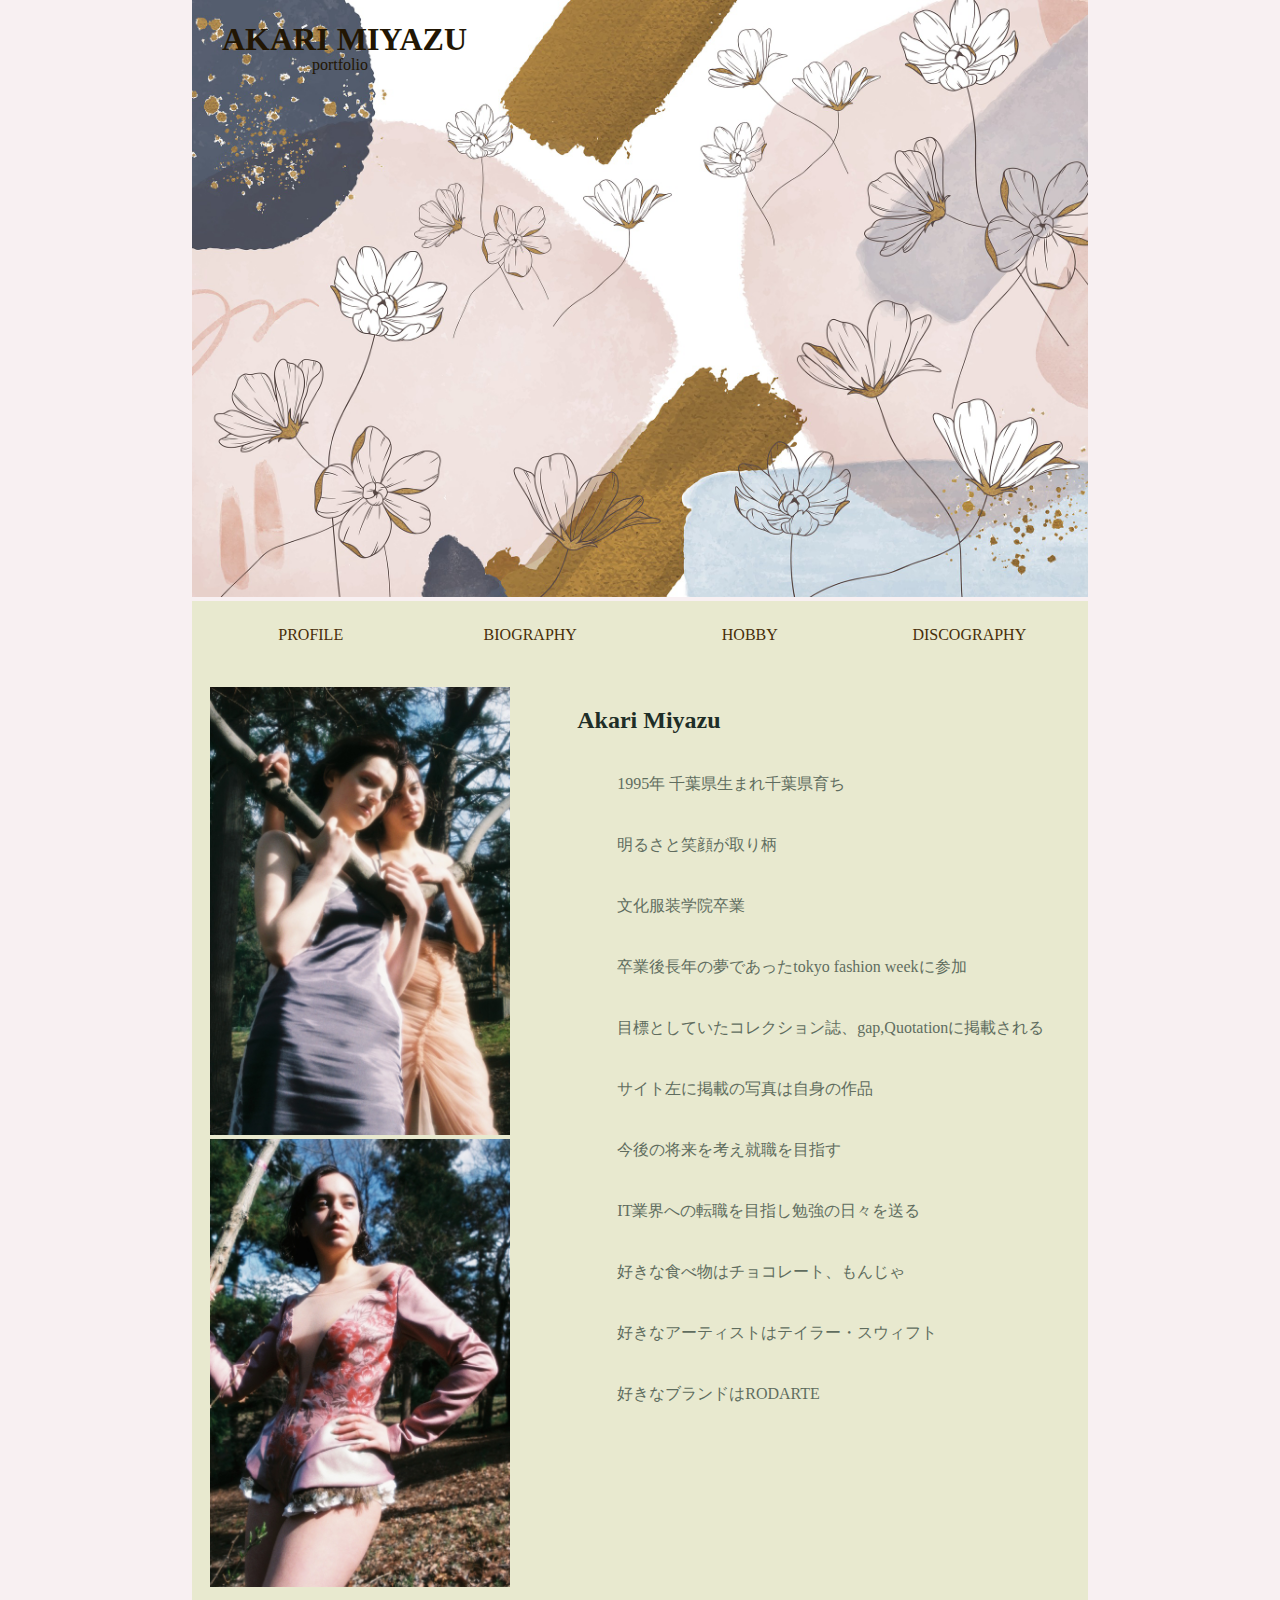
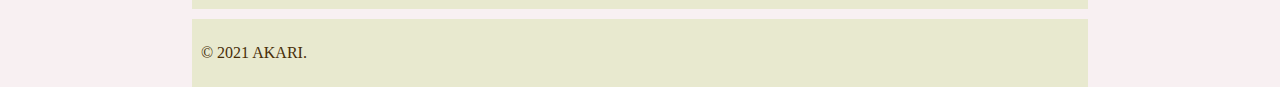
<file: self-introduction/index.html>
<!DOCTYPE html>
<html lang="ja">
    <head>
        <meta charset="utf-8">
        <title>AKARI portfolio</title>
        <link rel="stylesheet" type="text/css" href="self-introduction.css">
        <meta name=”viewport” content=”width=device-width,initial-scale=1.0″>

    </head>

    <body>
        <header>
            <div class="flower">
                <img src="headimages/flower-6206819_1920.jpg">
                <h1>AKARI MIYAZU</h1>
                <p>portfolio</p>

            </div>

            <nav>
                <ul>
                    <li><a href="file:///Users/akarimiyazu/itce_academy/self-introduction/index.html">Profile</a></li>
                    <li><a href="file:///Users/akarimiyazu/itce_academy/self-introduction/biography.html">Biography</a></li>
                    <li><a href="file:///Users/akarimiyazu/itce_academy/self-introduction/hobby.html">Hobby</a></li>
                    <li><a href="file:///Users/akarimiyazu/itce_academy/self-introduction/discography.html">Discography</a></li>
                </ul>
            </nav>
            
            
        </header>
        <main>
            <article>
                <img src="portfolioimages/IMG_0310.JPG">
                <img src="portfolioimages/IMG_0338.JPG">
            </article>

            <aside>
                <h2>Akari Miyazu</h2>
                <ul>
                    <li>1995年 千葉県生まれ千葉県育ち</li>
                    <li>明るさと笑顔が取り柄</li>
                    <li>文化服装学院卒業</li>
                    <li>卒業後長年の夢であったtokyo fashion weekに参加</li>
                    <li>目標としていたコレクション誌、gap,Quotationに掲載される</li>
                    <li>サイト左に掲載の写真は自身の作品</li>
                    <li>今後の将来を考え就職を目指す</li>
                    <li>IT業界への転職を目指し勉強の日々を送る</li>
                    <li>好きな食べ物はチョコレート、もんじゃ</li>
                    <li>好きなアーティストはテイラー・スウィフト</li>
                    <li>好きなブランドはRODARTE</li>
                </ul>
            </aside>
            
        </main>
        <footer>
            <P>© 2021 AKARI.</P>
        </footer>
    </body>
</html>
</file>
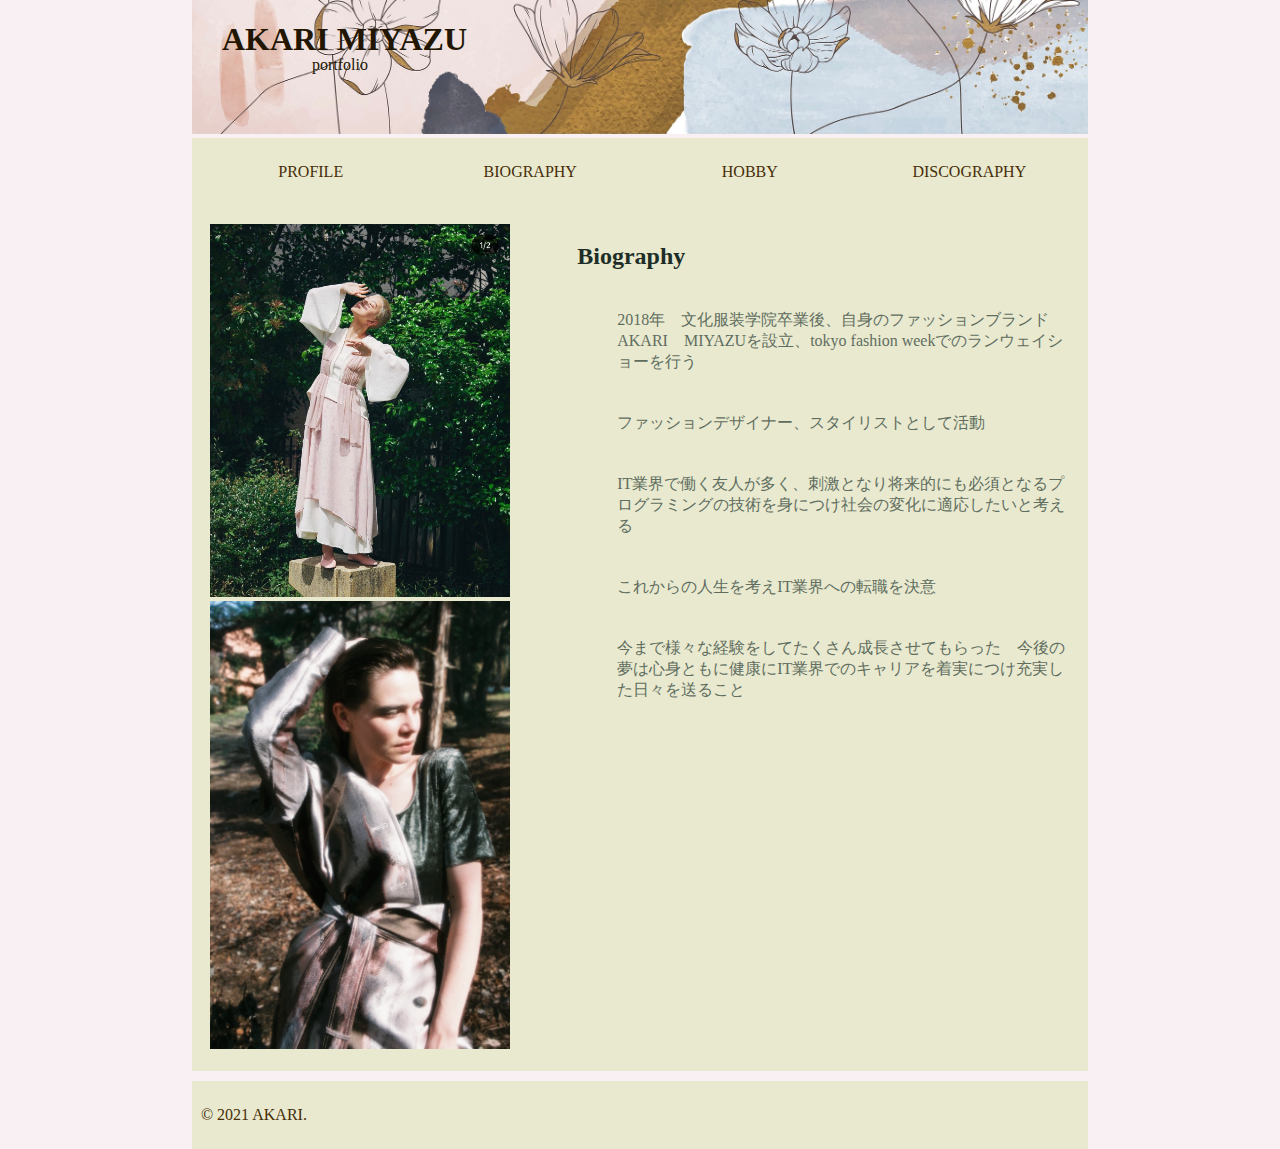
<file: self-introduction/biography.html>
<!DOCTYPE html>
<html lang="ja">
    <head>
        <meta charset="utf-8">
        <title>AKARI portfolio</title>
        <link rel="stylesheet" type="text/css" href="self-introduction.css">
        <meta name=”viewport” content=”width=device-width,initial-scale=1.0″>

    </head>

    <body>
        <header>
            <div class="flower">
                <img src="headimages/787BAA30-9DE4-4C08-98B4-6E0C6153D512_1_201_a.jpeg">
                <h1>AKARI MIYAZU</h1>
                <p>portfolio</p>

            </div>

            <nav>
                <ul>
                    <li><a href="file:///Users/akarimiyazu/itce_academy/self-introduction/index.html">Profile</a></li>
                    <li><a href="file:///Users/akarimiyazu/itce_academy/self-introduction/biography.html">Biography</a></li>
                    <li><a href="file:///Users/akarimiyazu/itce_academy/self-introduction/hobby.html">Hobby</a></li>
                    <li><a href="file:///Users/akarimiyazu/itce_academy/self-introduction/discography.html">Discography</a></li>
                </ul>
            </nav>
            
            
        </header>
        <main>
            <article>
                <img src="portfolioimages/IMG_3063.jpg">
                <img src="portfolioimages/IMG_0272.JPG">
            </article>

            <aside>
                <h2>Biography</h2>
                <ul>
                    <li>2018年　文化服装学院卒業後、自身のファッションブランドAKARI　MIYAZUを設立、tokyo fashion weekでのランウェイショーを行う</li>
                    <li>ファッションデザイナー、スタイリストとして活動</li>
                    <li>IT業界で働く友人が多く、刺激となり将来的にも必須となるプログラミングの技術を身につけ社会の変化に適応したいと考える</li>
                    <li>これからの人生を考えIT業界への転職を決意</li>
                    <li>今まで様々な経験をしてたくさん成長させてもらった　今後の夢は心身ともに健康にIT業界でのキャリアを着実につけ充実した日々を送ること</li>
                </ul>
            </aside>
            
        </main>
        <footer>
            <P>© 2021 AKARI.</P>
        </footer>
    </body>
</html>
</file>
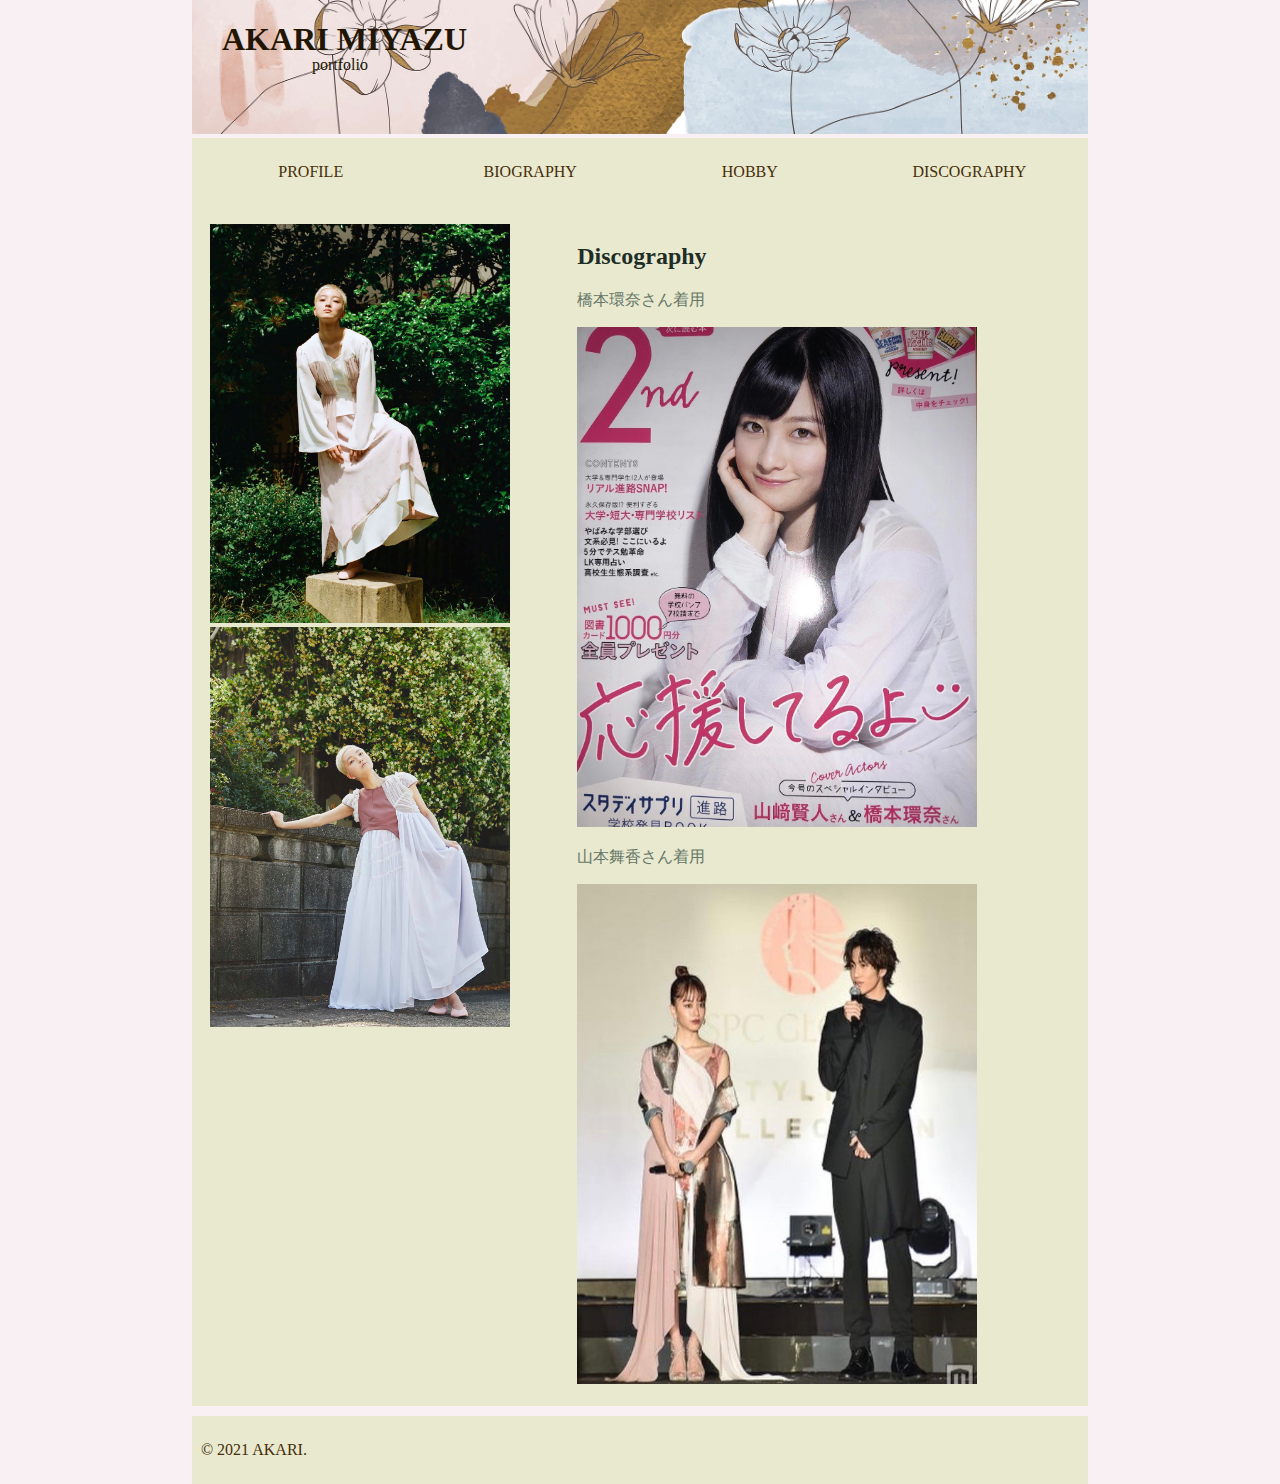
<file: self-introduction/discography.html>
<!DOCTYPE html>
<html lang="ja">
    <head>
        <meta charset="utf-8">
        <title>AKARI portfolio</title>
        <link rel="stylesheet" type="text/css" href="self-introduction.css">
        <meta name=”viewport” content=”width=device-width,initial-scale=1.0″>

    </head>

    <body>
        <header>
            <div class="flower">
                <img src="headimages/787BAA30-9DE4-4C08-98B4-6E0C6153D512_1_201_a.jpeg">
                <h1>AKARI MIYAZU</h1>
                <p>portfolio</p>

            </div>

            <nav>
                <ul>
                    <li><a href="file:///Users/akarimiyazu/itce_academy/self-introduction/index.html">Profile</a></li>
                    <li><a href="file:///Users/akarimiyazu/itce_academy/self-introduction/biography.html">Biography</a></li>
                    <li><a href="file:///Users/akarimiyazu/itce_academy/self-introduction/hobby.html">Hobby</a></li>
                    <li><a href="file:///Users/akarimiyazu/itce_academy/self-introduction/discography.html">Discography</a></li>
                </ul>
            </nav>
            
            
        </header>
        <main>
            <article>
                <img src="portfolioimages/IMG_0536.JPG">
                <img src="portfolioimages/IMG_0482.JPG">
            </article>

            <aside>
                <h2>Discography</h2>
               <p>橋本環奈さん着用</p>
               <img src="portfolioimages/IMG_4479.jpg">
               <p>山本舞香さん着用</p>
               <img src="portfolioimages/IMG_4481.jpg">
            </aside>
            
        </main>
        <footer>
            <P>© 2021 AKARI.</P>
        </footer>
    </body>
</html>
</file>
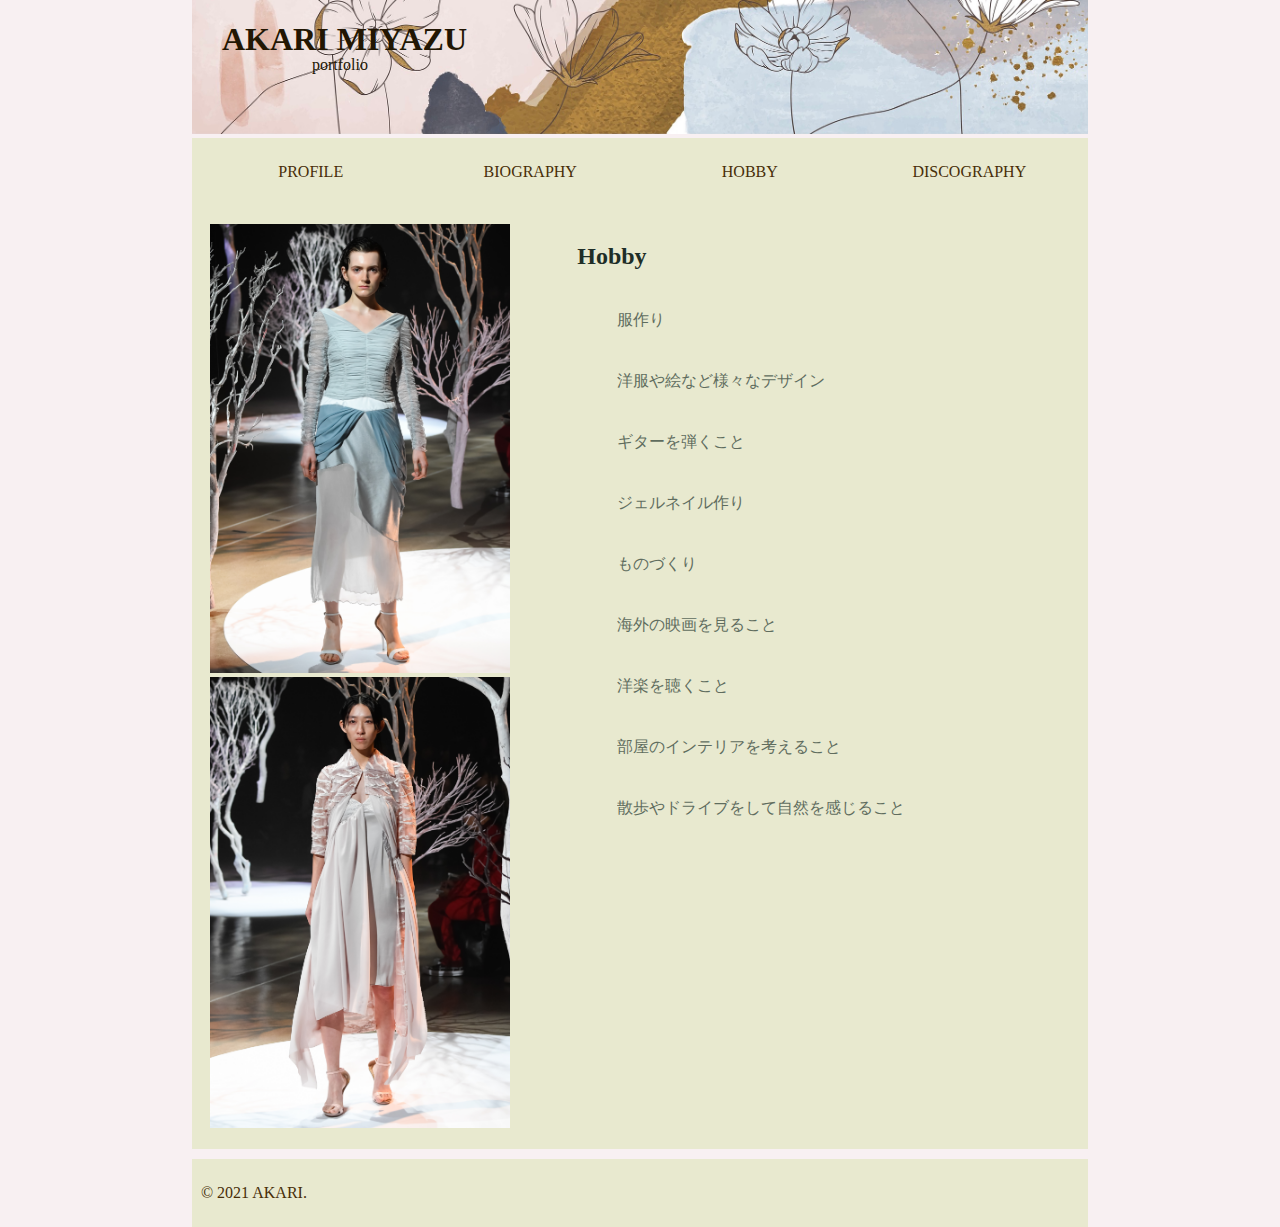
<file: self-introduction/hobby.html>
<!DOCTYPE html>
<html lang="ja">
    <head>
        <meta charset="utf-8">
        <title>AKARI portfolio</title>
        <link rel="stylesheet" type="text/css" href="self-introduction.css">
        <meta name=”viewport” content=”width=device-width,initial-scale=1.0″>

    </head>

    <body>
        <header>
            <div class="flower">
                <img src="headimages/787BAA30-9DE4-4C08-98B4-6E0C6153D512_1_201_a.jpeg">
                <h1>AKARI MIYAZU</h1>
                <p>portfolio</p>

            </div>

            <nav>
                <ul>
                    <li><a href="file:///Users/akarimiyazu/itce_academy/self-introduction/index.html">Profile</a></li>
                    <li><a href="file:///Users/akarimiyazu/itce_academy/self-introduction/biography.html">Biography</a></li>
                    <li><a href="file:///Users/akarimiyazu/itce_academy/self-introduction/hobby.html">Hobby</a></li>
                    <li><a href="file:///Users/akarimiyazu/itce_academy/self-introduction/discography.html">Discography</a></li>
                </ul>
            </nav>
            
            
        </header>
        <main>
            <article>
                <img src="portfolioimages/IMG_3412.JPG">
                <img src="portfolioimages/IMG_3408.JPG">
            </article>

            <aside>
            
                <h2>Hobby</h2>
                <ul>
                    <li>服作り</li>
                    <li>洋服や絵など様々なデザイン</li>
                    <li>ギターを弾くこと</li>
                    <li>ジェルネイル作り</li>
                    <li>ものづくり</li>
                    <li>海外の映画を見ること</li>
                    <li>洋楽を聴くこと</li>
                    <li>部屋のインテリアを考えること</li>
                    <li>散歩やドライブをして自然を感じること</li>
                </ul>
            </aside>
            
        </main>
        <footer>
            <P>© 2021 AKARI.</P>
        </footer>
    </body>
</html>
</file>
<file: self-introduction/self-introduction.css>
html{
  background-color:rgb(248, 240, 242);
}

.flower{
    position:relative;
}

.flower h1{
    position:absolute;
    color:rgb(34, 22, 3);
    top:0;
    left: 30px;;
}

.flower p{
    position:absolute;
    color:rgb(34, 22, 3);
    top: 40px;;
    left: 120px;;
}

.flower img{
    width:100%;
}


main, nav, article, aside, footer, section {
    background-color: rgb(232, 233, 207);
    padding: 1%;
  }

  nav {
    height: 50px;
    flex: 100%;
    display: flex;
  }

  nav ul {
    padding: 0;
    list-style-type: none;
    flex: 1;
    display: flex;
  }
  
  nav li {
    display: inline;
    text-align: center;
    flex: 1;
    transition:all 1s;
    animation: fadeIn 2s ease 0s 1 normal;
    -webkit-animation: fadeIn 2s ease 0s 1 normal;
  }

  nav li:hover{
    background-color:rgba(43, 87, 66, 0.582);
    width:3px;
    height:30px;
    margin: 0 auto;
  }

  nav a, nav span {
    display: inline-block;
    font-size: 1rem;
    height: 2rem;
    line-height: 1;
    text-transform: uppercase;
    text-decoration: none;
    color: rgb(71, 46, 8);
  
  }body {
    width: 70%;
    min-width: 800px;
    margin: 0 auto;
  }
  
footer{
  margin-top: 10px;
  color: rgb(71, 46, 8);
}

main {
  display: flex;
}

article, section {
  flex:0.2;
}

article img{
  width:300px;
}

aside {
  flex: 1;
  margin-left: 50px;
  padding: 1%;
}

aside a {
  display: block;
  float: left;
  width: 50%;
}

aside h2{
  color:rgb(30, 46, 39);
  animation: fadeIn 2s ease 0s 1 normal;
    -webkit-animation: fadeIn 2s ease 0s 1 normal;
}

@keyframes fadeIn {
  0% {opacity: 0}
  100% {opacity: 1}
}



aside li{
  color:rgb(38, 56, 47);
  animation: fadeIn 2s ease 0s 1 normal;
    -webkit-animation: fadeIn 2s ease 0s 1 normal;
  list-style:none;
  opacity:0.7;
  padding:20px 0;
}

aside p{
  color:rgb(46, 70, 58);
  opacity:0.7;
  animation: fadeIn 2s ease 0s 1 normal;
    -webkit-animation: fadeIn 2s ease 0s 1 normal;
}

aside img{
  width:400px;
  height:500px;
}
</file>
